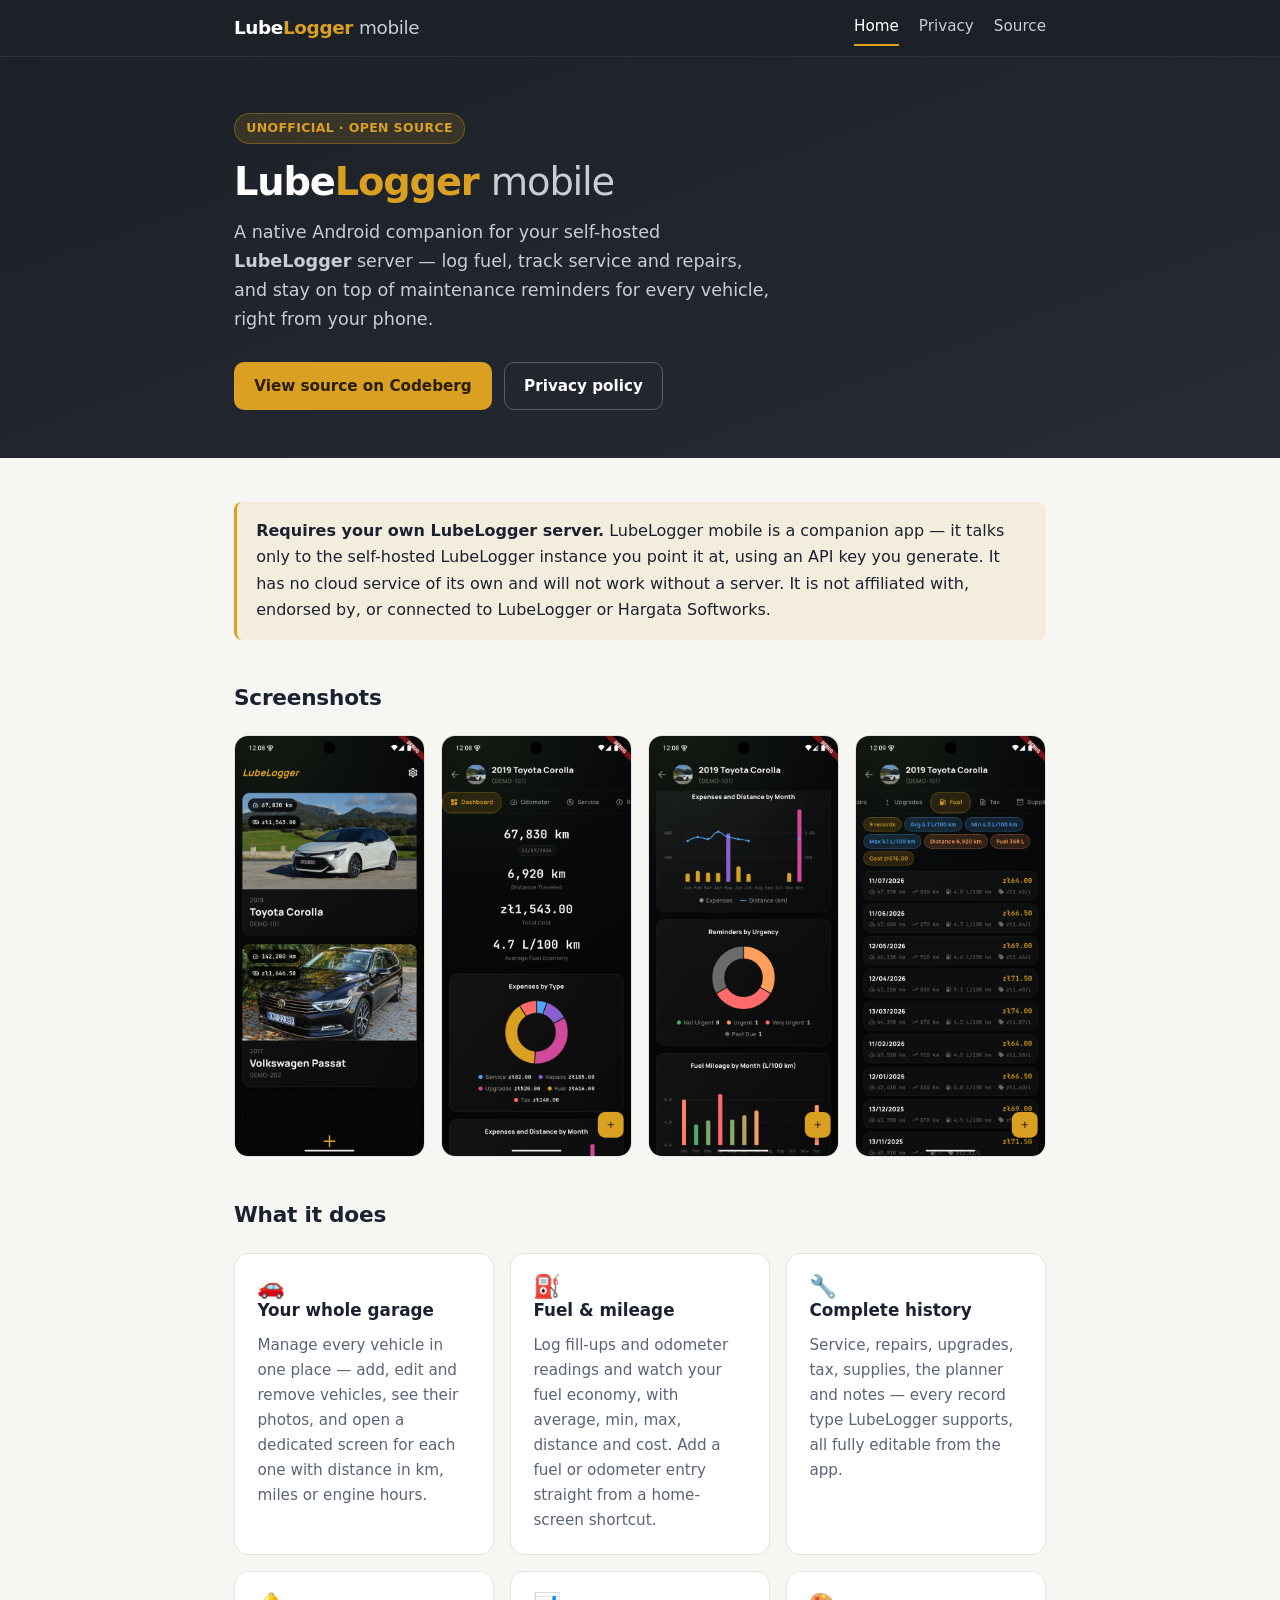
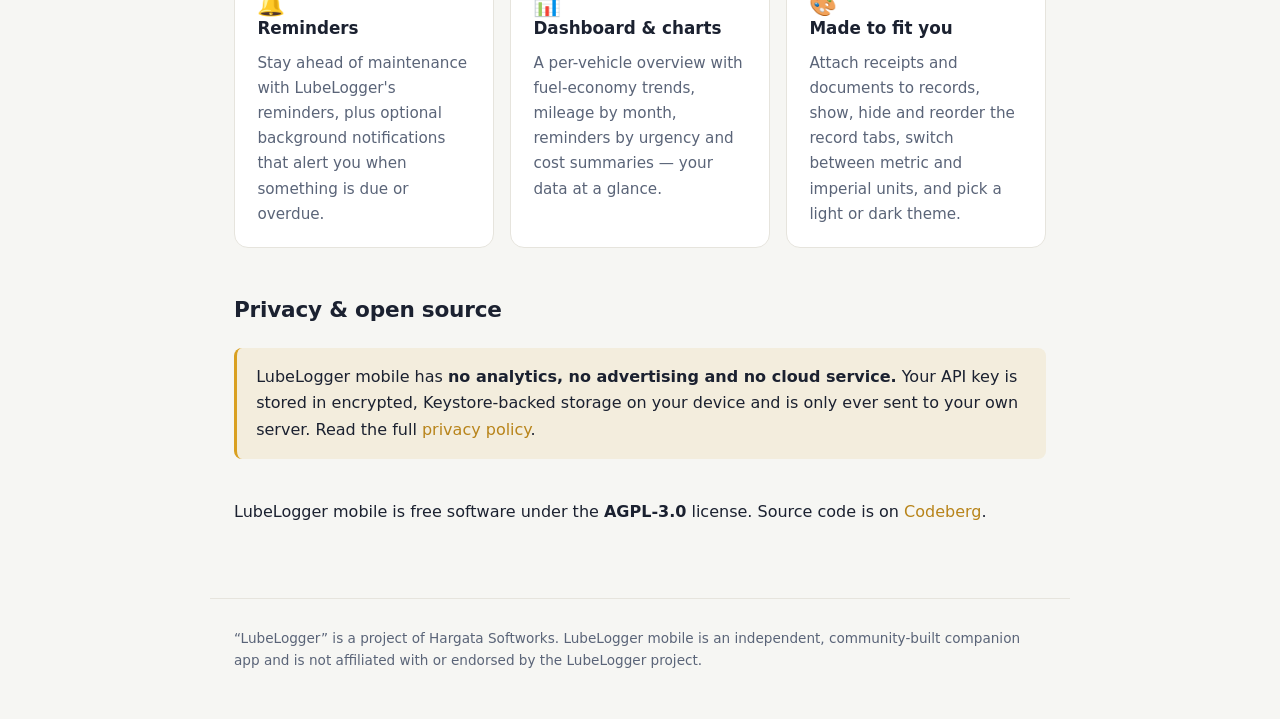
<file: index.html>
<!DOCTYPE html>
<!-- Hosted on Codeberg Pages: https://doyouhost.codeberg.page/lubelogger-mobile/ -->
<html lang="en">
<head>
  <meta charset="utf-8">
  <meta name="viewport" content="width=device-width, initial-scale=1">
  <title>LubeLogger mobile — companion for a self-hosted LubeLogger vehicle manager</title>
  <meta name="description" content="LubeLogger mobile is an unofficial, open-source Android companion for a self-hosted LubeLogger server — track fuel, service, reminders and the full maintenance history of your vehicles.">
  <link rel="stylesheet" href="style.css">
</head>
<body>
  <nav class="nav">
    <div class="container">
      <a class="brand" href="index.html">Lube<span class="accent">Logger</span> <span class="sub">mobile</span></a>
      <div class="links">
        <a href="index.html" class="active">Home</a>
        <a href="privacy.html">Privacy</a>
        <a href="https://codeberg.org/DoYouHost/lubelogger-mobile">Source</a>
      </div>
    </div>
  </nav>

  <header class="hero">
    <div class="container">
      <span class="badge">Unofficial · Open source</span>
      <h1>Lube<span class="accent">Logger</span> <span class="sub">mobile</span></h1>
      <p class="tagline">A native Android companion for your self-hosted
      <strong>LubeLogger</strong> server — log fuel, track service and repairs, and stay on top
      of maintenance reminders for every vehicle, right from your phone.</p>
      <div class="cta">
        <a class="btn btn-primary" href="https://codeberg.org/DoYouHost/lubelogger-mobile">View source on Codeberg</a>
        <a class="btn btn-ghost" href="privacy.html">Privacy policy</a>
      </div>
    </div>
  </header>

  <main>
    <div class="container">
      <div class="callout">
        <strong>Requires your own LubeLogger server.</strong> LubeLogger mobile is a companion app — it
        talks only to the self-hosted LubeLogger instance you point it at, using an API key you
        generate. It has no cloud service of its own and will not work without a server. It is not
        affiliated with, endorsed by, or connected to LubeLogger or Hargata Softworks.
      </div>

      <h2 class="section-title">Screenshots</h2>
      <div class="shots">
        <img src="screenshots/phone-01-vehicles.png" alt="Garage — all your vehicles" loading="lazy">
        <img src="screenshots/phone-02-dashboard.png" alt="Per-vehicle dashboard" loading="lazy">
        <img src="screenshots/phone-03-dashboard-charts.png" alt="Dashboard charts" loading="lazy">
        <img src="screenshots/phone-04-fuel.png" alt="Fuel records" loading="lazy">
      </div>

      <h2 class="section-title">What it does</h2>
      <div class="features">
        <div class="feature">
          <div class="ico">🚗</div>
          <h3>Your whole garage</h3>
          <p>Manage every vehicle in one place — add, edit and remove vehicles, see their photos,
          and open a dedicated screen for each one with distance in km, miles or engine hours.</p>
        </div>
        <div class="feature">
          <div class="ico">⛽</div>
          <h3>Fuel &amp; mileage</h3>
          <p>Log fill-ups and odometer readings and watch your fuel economy, with average, min, max,
          distance and cost. Add a fuel or odometer entry straight from a home-screen shortcut.</p>
        </div>
        <div class="feature">
          <div class="ico">🔧</div>
          <h3>Complete history</h3>
          <p>Service, repairs, upgrades, tax, supplies, the planner and notes — every record type
          LubeLogger supports, all fully editable from the app.</p>
        </div>
        <div class="feature">
          <div class="ico">🔔</div>
          <h3>Reminders</h3>
          <p>Stay ahead of maintenance with LubeLogger's reminders, plus optional background
          notifications that alert you when something is due or overdue.</p>
        </div>
        <div class="feature">
          <div class="ico">📊</div>
          <h3>Dashboard &amp; charts</h3>
          <p>A per-vehicle overview with fuel-economy trends, mileage by month, reminders by urgency
          and cost summaries — your data at a glance.</p>
        </div>
        <div class="feature">
          <div class="ico">🎨</div>
          <h3>Made to fit you</h3>
          <p>Attach receipts and documents to records, show, hide and reorder the record tabs,
          switch between metric and imperial units, and pick a light or dark theme.</p>
        </div>
      </div>

      <h2 class="section-title">Privacy &amp; open source</h2>
      <div class="callout">
        LubeLogger mobile has <strong>no analytics, no advertising and no cloud service.</strong> Your
        API key is stored in encrypted, Keystore-backed storage on your device and is only ever sent
        to your own server. Read the full <a href="privacy.html">privacy policy</a>.
      </div>
      <p>LubeLogger mobile is free software under the <strong>AGPL-3.0</strong> license. Source code is
      on <a href="https://codeberg.org/DoYouHost/lubelogger-mobile">Codeberg</a>.</p>
    </div>
  </main>

  <footer>
    <div class="container">
      &ldquo;LubeLogger&rdquo; is a project of Hargata Softworks. LubeLogger mobile is an independent,
      community-built companion app and is not affiliated with or endorsed by the LubeLogger project.
    </div>
  </footer>
</body>
</html>
</file>
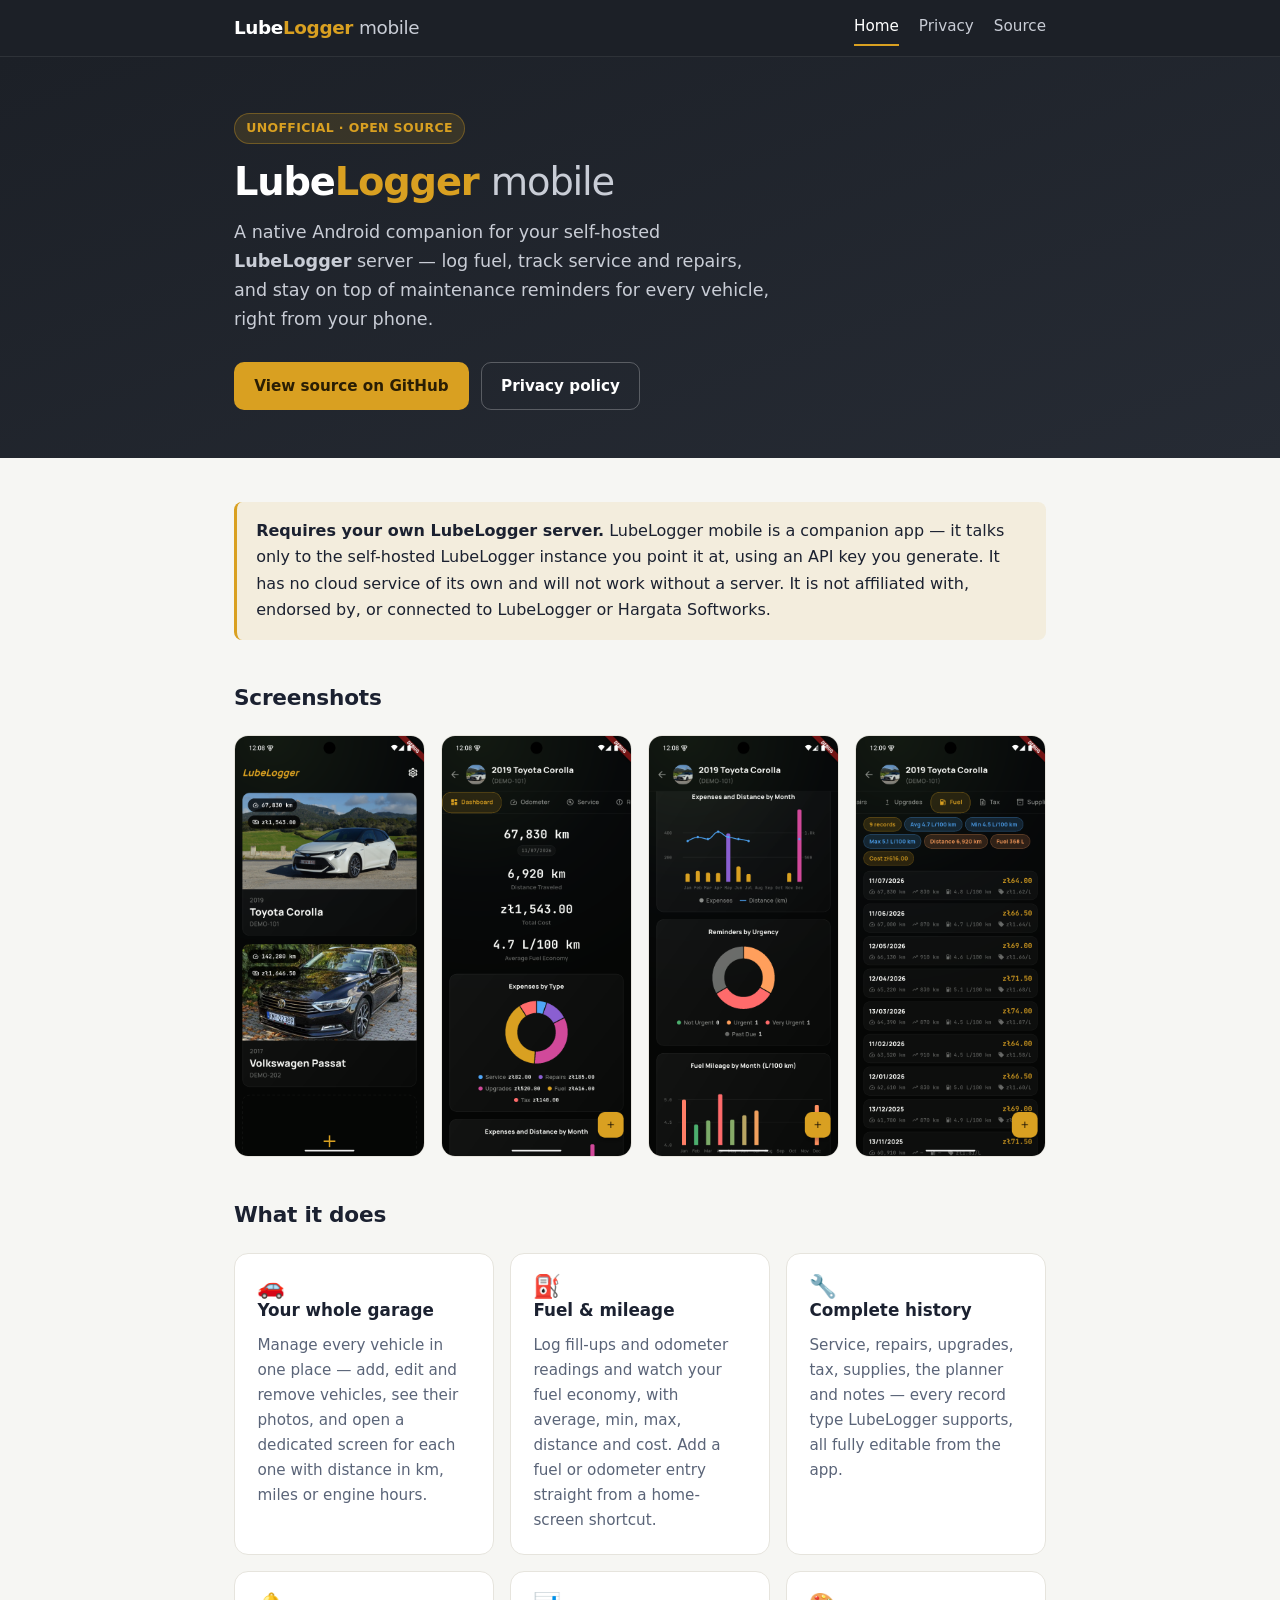
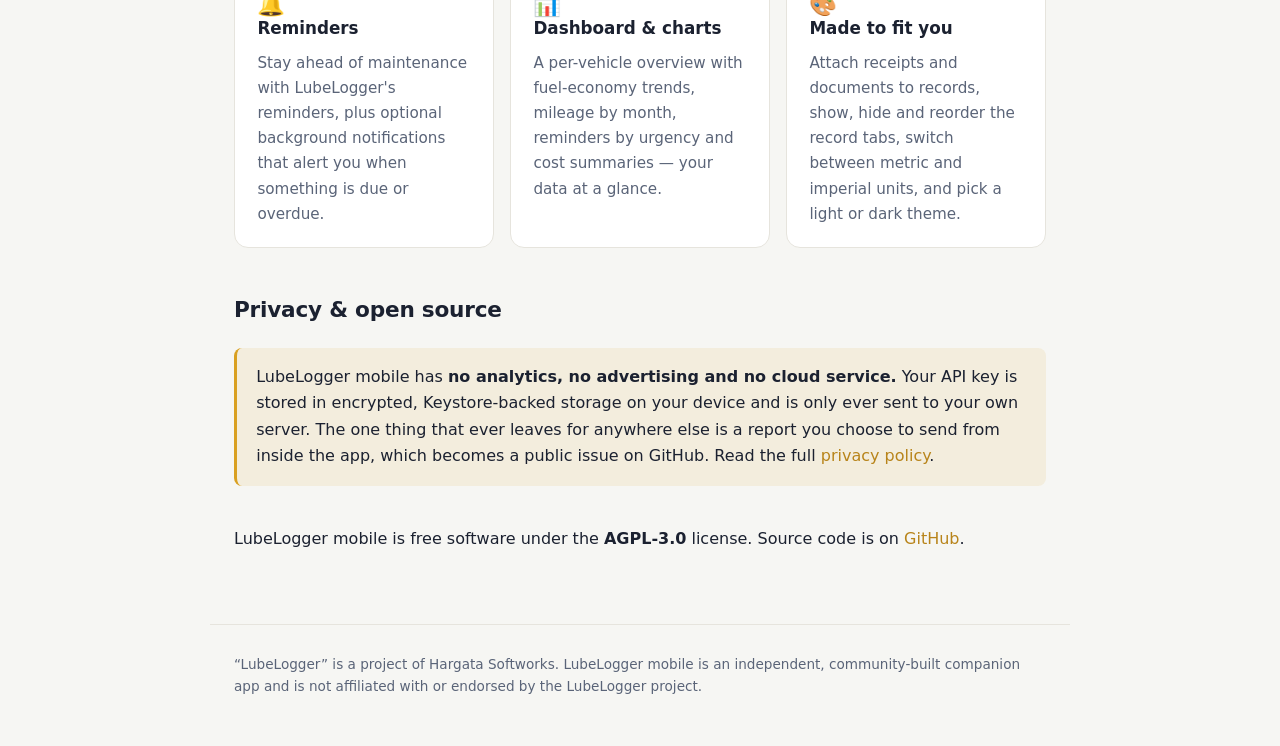
<file: site/index.html>
<!DOCTYPE html>
<!-- Deployed from site/ by .github/workflows/pages.yml: https://doyouhost.github.io/lubelogger-mobile/ -->
<html lang="en">
<head>
  <meta charset="utf-8">
  <meta name="viewport" content="width=device-width, initial-scale=1">
  <title>LubeLogger mobile — companion for a self-hosted LubeLogger vehicle manager</title>
  <meta name="description" content="LubeLogger mobile is an unofficial, open-source Android companion for a self-hosted LubeLogger server — track fuel, service, reminders and the full maintenance history of your vehicles.">
  <link rel="stylesheet" href="style.css">
</head>
<body>
  <nav class="nav">
    <div class="container">
      <a class="brand" href="index.html">Lube<span class="accent">Logger</span> <span class="sub">mobile</span></a>
      <div class="links">
        <a href="index.html" class="active">Home</a>
        <a href="privacy.html">Privacy</a>
        <a href="https://github.com/DoYouHost/lubelogger-mobile">Source</a>
      </div>
    </div>
  </nav>

  <header class="hero">
    <div class="container">
      <span class="badge">Unofficial · Open source</span>
      <h1>Lube<span class="accent">Logger</span> <span class="sub">mobile</span></h1>
      <p class="tagline">A native Android companion for your self-hosted
      <strong>LubeLogger</strong> server — log fuel, track service and repairs, and stay on top
      of maintenance reminders for every vehicle, right from your phone.</p>
      <div class="cta">
        <a class="btn btn-primary" href="https://github.com/DoYouHost/lubelogger-mobile">View source on GitHub</a>
        <a class="btn btn-ghost" href="privacy.html">Privacy policy</a>
      </div>
    </div>
  </header>

  <main>
    <div class="container">
      <div class="callout">
        <strong>Requires your own LubeLogger server.</strong> LubeLogger mobile is a companion app — it
        talks only to the self-hosted LubeLogger instance you point it at, using an API key you
        generate. It has no cloud service of its own and will not work without a server. It is not
        affiliated with, endorsed by, or connected to LubeLogger or Hargata Softworks.
      </div>

      <h2 class="section-title">Screenshots</h2>
      <div class="shots">
        <img src="screenshots/phone-01-vehicles.png" alt="Garage — all your vehicles" loading="lazy">
        <img src="screenshots/phone-02-dashboard.png" alt="Per-vehicle dashboard" loading="lazy">
        <img src="screenshots/phone-03-dashboard-charts.png" alt="Dashboard charts" loading="lazy">
        <img src="screenshots/phone-04-fuel.png" alt="Fuel records" loading="lazy">
      </div>

      <h2 class="section-title">What it does</h2>
      <div class="features">
        <div class="feature">
          <div class="ico">🚗</div>
          <h3>Your whole garage</h3>
          <p>Manage every vehicle in one place — add, edit and remove vehicles, see their photos,
          and open a dedicated screen for each one with distance in km, miles or engine hours.</p>
        </div>
        <div class="feature">
          <div class="ico">⛽</div>
          <h3>Fuel &amp; mileage</h3>
          <p>Log fill-ups and odometer readings and watch your fuel economy, with average, min, max,
          distance and cost. Add a fuel or odometer entry straight from a home-screen shortcut.</p>
        </div>
        <div class="feature">
          <div class="ico">🔧</div>
          <h3>Complete history</h3>
          <p>Service, repairs, upgrades, tax, supplies, the planner and notes — every record type
          LubeLogger supports, all fully editable from the app.</p>
        </div>
        <div class="feature">
          <div class="ico">🔔</div>
          <h3>Reminders</h3>
          <p>Stay ahead of maintenance with LubeLogger's reminders, plus optional background
          notifications that alert you when something is due or overdue.</p>
        </div>
        <div class="feature">
          <div class="ico">📊</div>
          <h3>Dashboard &amp; charts</h3>
          <p>A per-vehicle overview with fuel-economy trends, mileage by month, reminders by urgency
          and cost summaries — your data at a glance.</p>
        </div>
        <div class="feature">
          <div class="ico">🎨</div>
          <h3>Made to fit you</h3>
          <p>Attach receipts and documents to records, show, hide and reorder the record tabs,
          switch between metric and imperial units, and pick a light or dark theme.</p>
        </div>
      </div>

      <h2 class="section-title">Privacy &amp; open source</h2>
      <div class="callout">
        LubeLogger mobile has <strong>no analytics, no advertising and no cloud service.</strong> Your
        API key is stored in encrypted, Keystore-backed storage on your device and is only ever sent
        to your own server. The one thing that ever leaves for anywhere else is a report you choose
        to send from inside the app, which becomes a public issue on GitHub. Read the full
        <a href="privacy.html">privacy policy</a>.
      </div>
      <p>LubeLogger mobile is free software under the <strong>AGPL-3.0</strong> license. Source code is
      on <a href="https://github.com/DoYouHost/lubelogger-mobile">GitHub</a>.</p>
    </div>
  </main>

  <footer>
    <div class="container">
      &ldquo;LubeLogger&rdquo; is a project of Hargata Softworks. LubeLogger mobile is an independent,
      community-built companion app and is not affiliated with or endorsed by the LubeLogger project.
    </div>
  </footer>
</body>
</html>
</file>
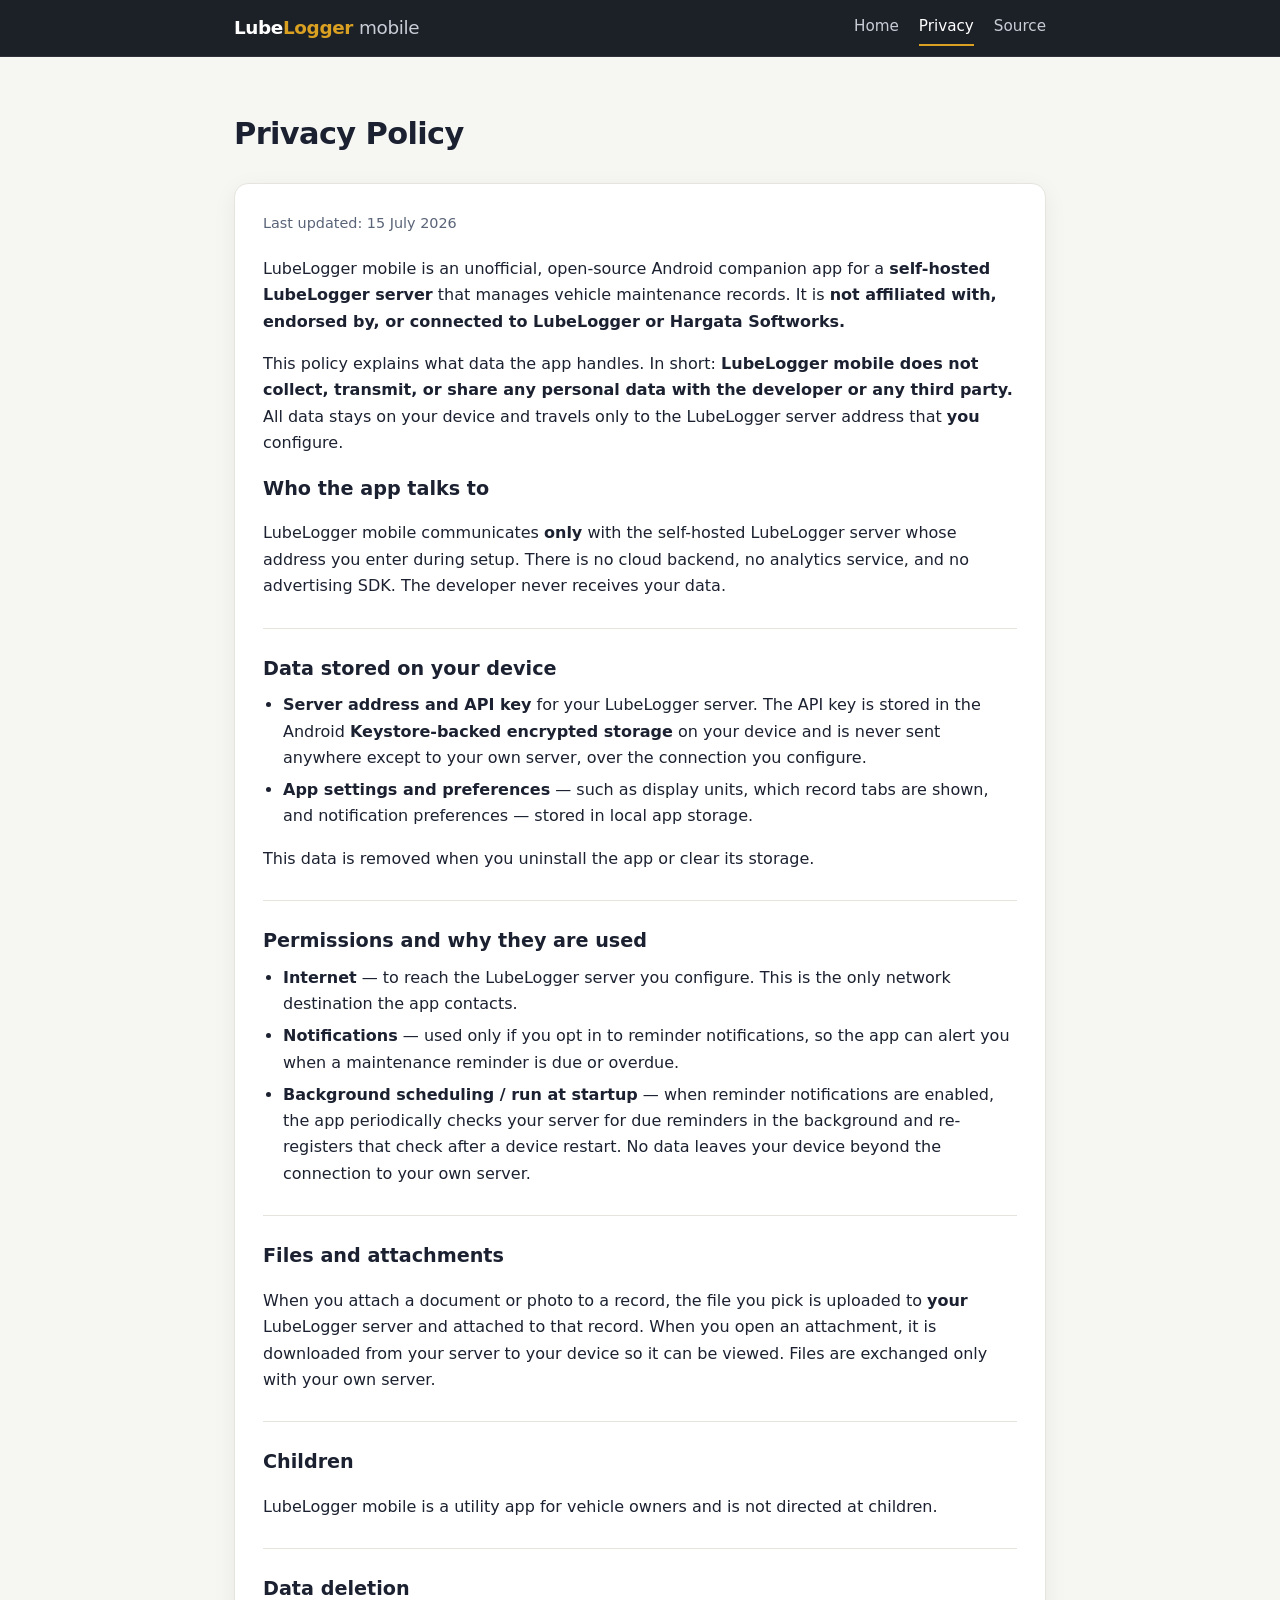
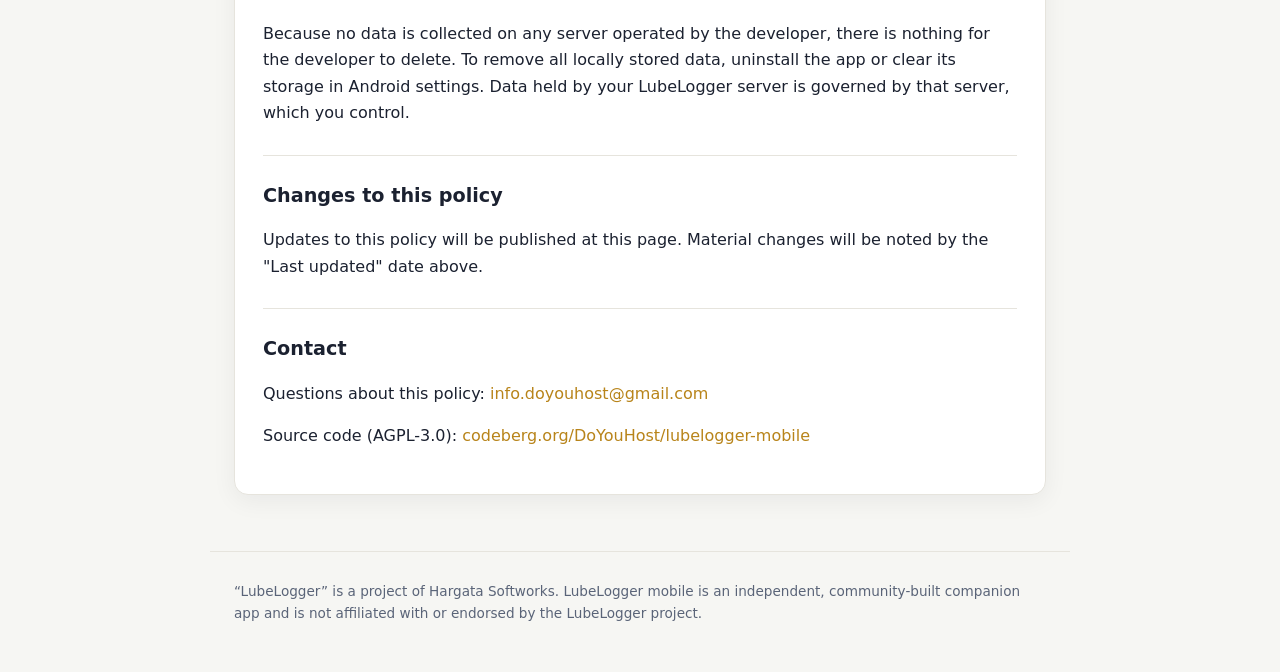
<file: privacy.html>
<!DOCTYPE html>
<html lang="en">
<head>
  <meta charset="utf-8">
  <meta name="viewport" content="width=device-width, initial-scale=1">
  <title>LubeLogger mobile — Privacy Policy</title>
  <meta name="description" content="Privacy policy for LubeLogger mobile, an unofficial open-source companion app for a self-hosted LubeLogger vehicle maintenance manager.">
  <link rel="stylesheet" href="style.css">
</head>
<body>
  <nav class="nav">
    <div class="container">
      <a class="brand" href="index.html">Lube<span class="accent">Logger</span> <span class="sub">mobile</span></a>
      <div class="links">
        <a href="index.html">Home</a>
        <a href="privacy.html" class="active">Privacy</a>
        <a href="https://codeberg.org/DoYouHost/lubelogger-mobile">Source</a>
      </div>
    </div>
  </nav>

  <main>
    <div class="container">
      <h1 class="page-title">Privacy Policy</h1>
      <div class="card">
        <p class="updated">Last updated: 15 July 2026</p>

        <p>LubeLogger mobile is an unofficial, open-source Android companion app for a
        <strong>self-hosted LubeLogger server</strong> that manages vehicle maintenance records.
        It is <strong>not affiliated with, endorsed by, or connected to LubeLogger or Hargata
        Softworks.</strong></p>

        <p>This policy explains what data the app handles. In short: <strong>LubeLogger mobile does not
        collect, transmit, or share any personal data with the developer or any third party.</strong>
        All data stays on your device and travels only to the LubeLogger server address that
        <strong>you</strong> configure.</p>

        <h2>Who the app talks to</h2>
        <p>LubeLogger mobile communicates <strong>only</strong> with the self-hosted LubeLogger server
        whose address you enter during setup. There is no cloud backend, no analytics service, and no
        advertising SDK. The developer never receives your data.</p>

        <h2>Data stored on your device</h2>
        <ul>
          <li><strong>Server address and API key</strong> for your LubeLogger server. The API key is
          stored in the Android <strong>Keystore-backed encrypted storage</strong> on your device and
          is never sent anywhere except to your own server, over the connection you configure.</li>
          <li><strong>App settings and preferences</strong> — such as display units, which record
          tabs are shown, and notification preferences — stored in local app storage.</li>
        </ul>
        <p>This data is removed when you uninstall the app or clear its storage.</p>

        <h2>Permissions and why they are used</h2>
        <ul>
          <li><strong>Internet</strong> — to reach the LubeLogger server you configure. This is the
          only network destination the app contacts.</li>
          <li><strong>Notifications</strong> — used only if you opt in to reminder notifications, so
          the app can alert you when a maintenance reminder is due or overdue.</li>
          <li><strong>Background scheduling / run at startup</strong> — when reminder notifications are
          enabled, the app periodically checks your server for due reminders in the background and
          re-registers that check after a device restart. No data leaves your device beyond the
          connection to your own server.</li>
        </ul>

        <h2>Files and attachments</h2>
        <p>When you attach a document or photo to a record, the file you pick is uploaded to
        <strong>your</strong> LubeLogger server and attached to that record. When you open an
        attachment, it is downloaded from your server to your device so it can be viewed. Files are
        exchanged only with your own server.</p>

        <h2>Children</h2>
        <p>LubeLogger mobile is a utility app for vehicle owners and is not directed at children.</p>

        <h2>Data deletion</h2>
        <p>Because no data is collected on any server operated by the developer, there is nothing for
        the developer to delete. To remove all locally stored data, uninstall the app or clear its
        storage in Android settings. Data held by your LubeLogger server is governed by that server,
        which you control.</p>

        <h2>Changes to this policy</h2>
        <p>Updates to this policy will be published at this page. Material changes will be noted by
        the "Last updated" date above.</p>

        <h2>Contact</h2>
        <p>Questions about this policy: <a href="mailto:info.doyouhost@gmail.com">info.doyouhost@gmail.com</a></p>
        <p>Source code (AGPL-3.0):
        <a href="https://codeberg.org/DoYouHost/lubelogger-mobile">codeberg.org/DoYouHost/lubelogger-mobile</a></p>
      </div>
    </div>
  </main>

  <footer>
    <div class="container">
      &ldquo;LubeLogger&rdquo; is a project of Hargata Softworks. LubeLogger mobile is an independent,
      community-built companion app and is not affiliated with or endorsed by the LubeLogger project.
    </div>
  </footer>
</body>
</html>
</file>
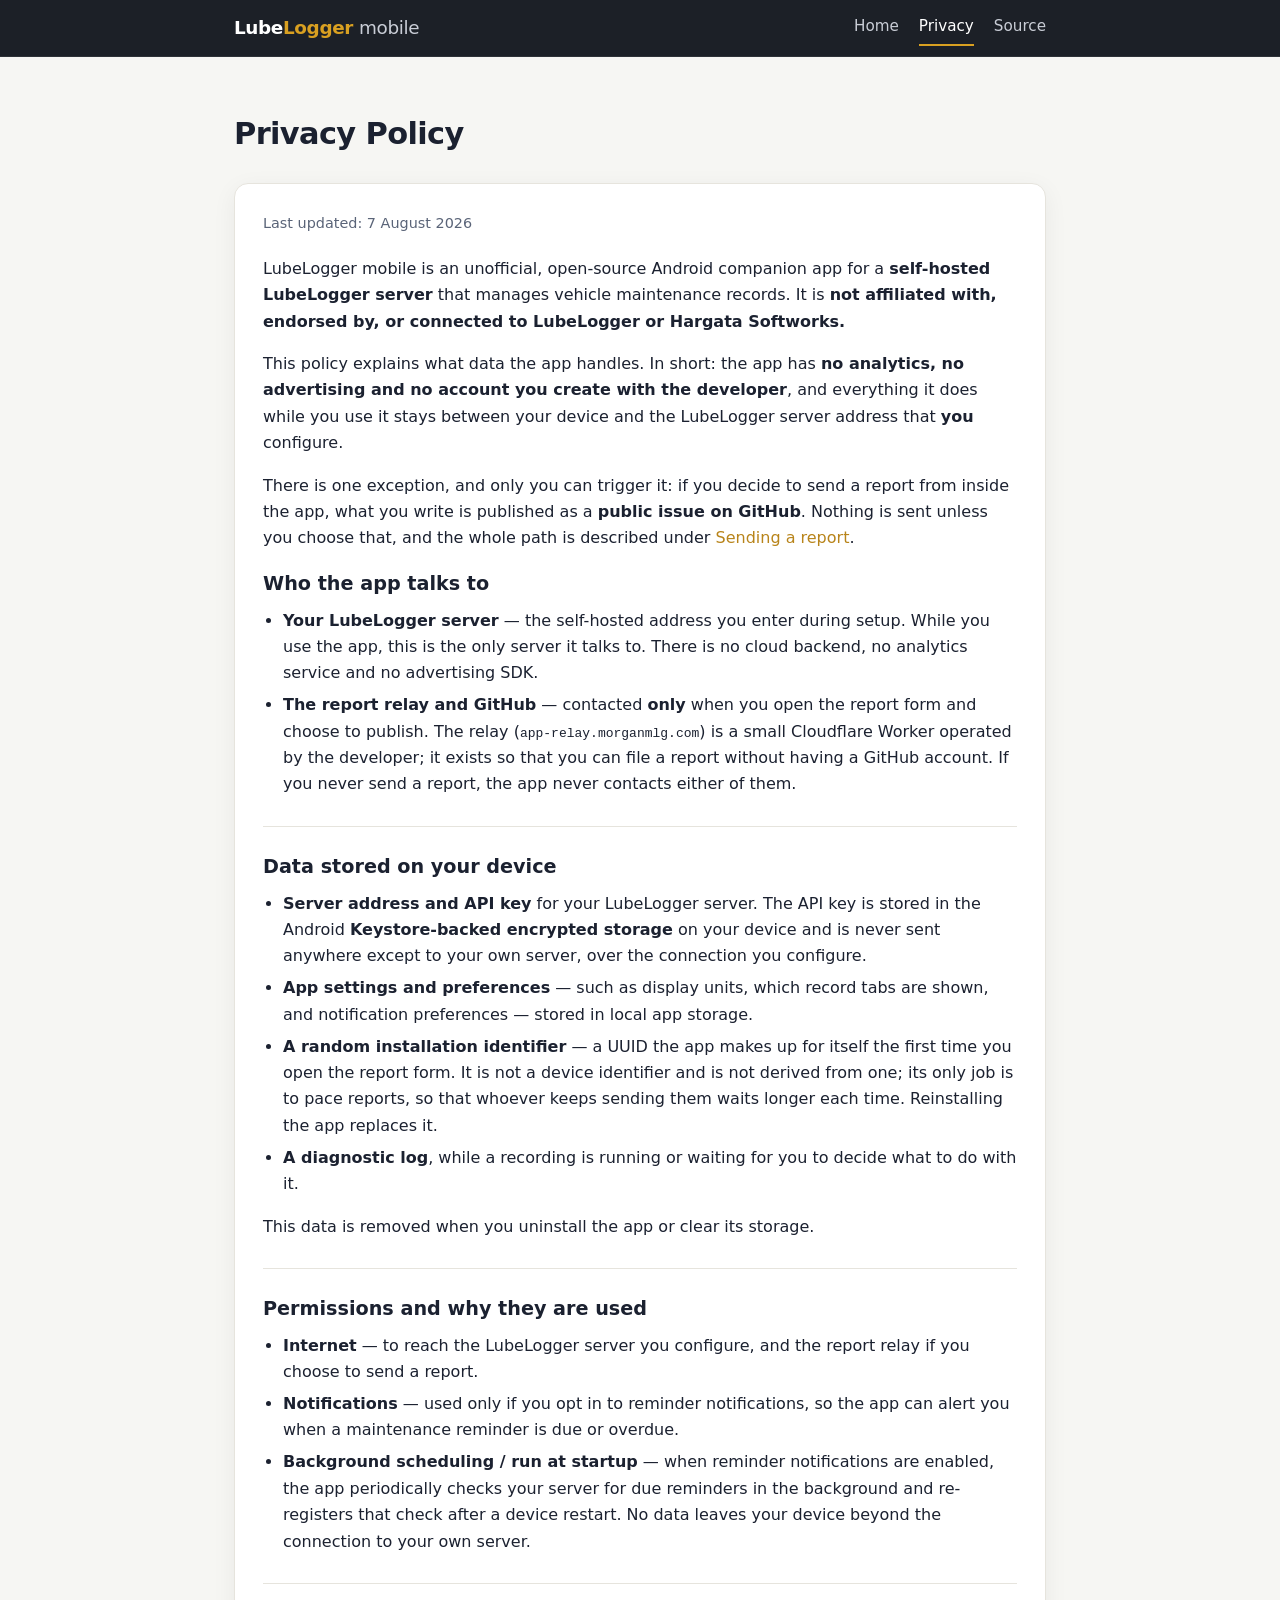
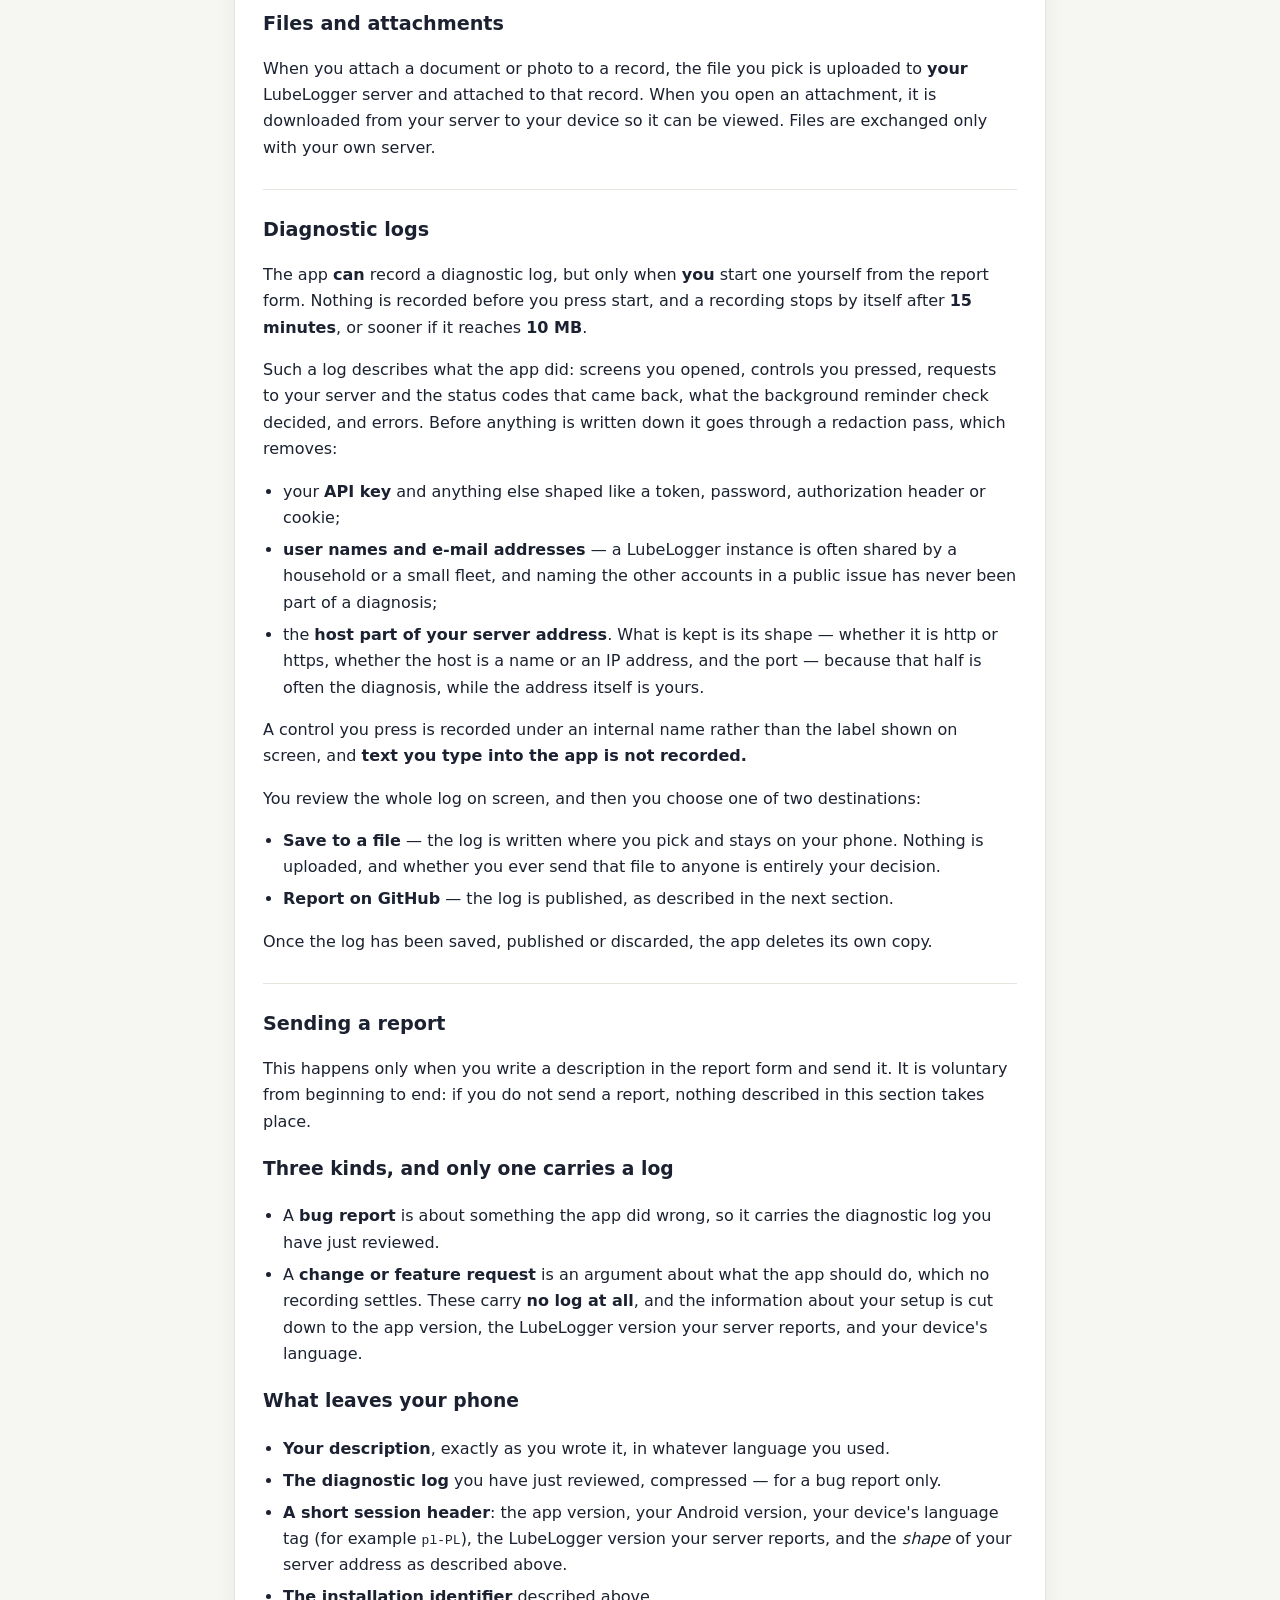
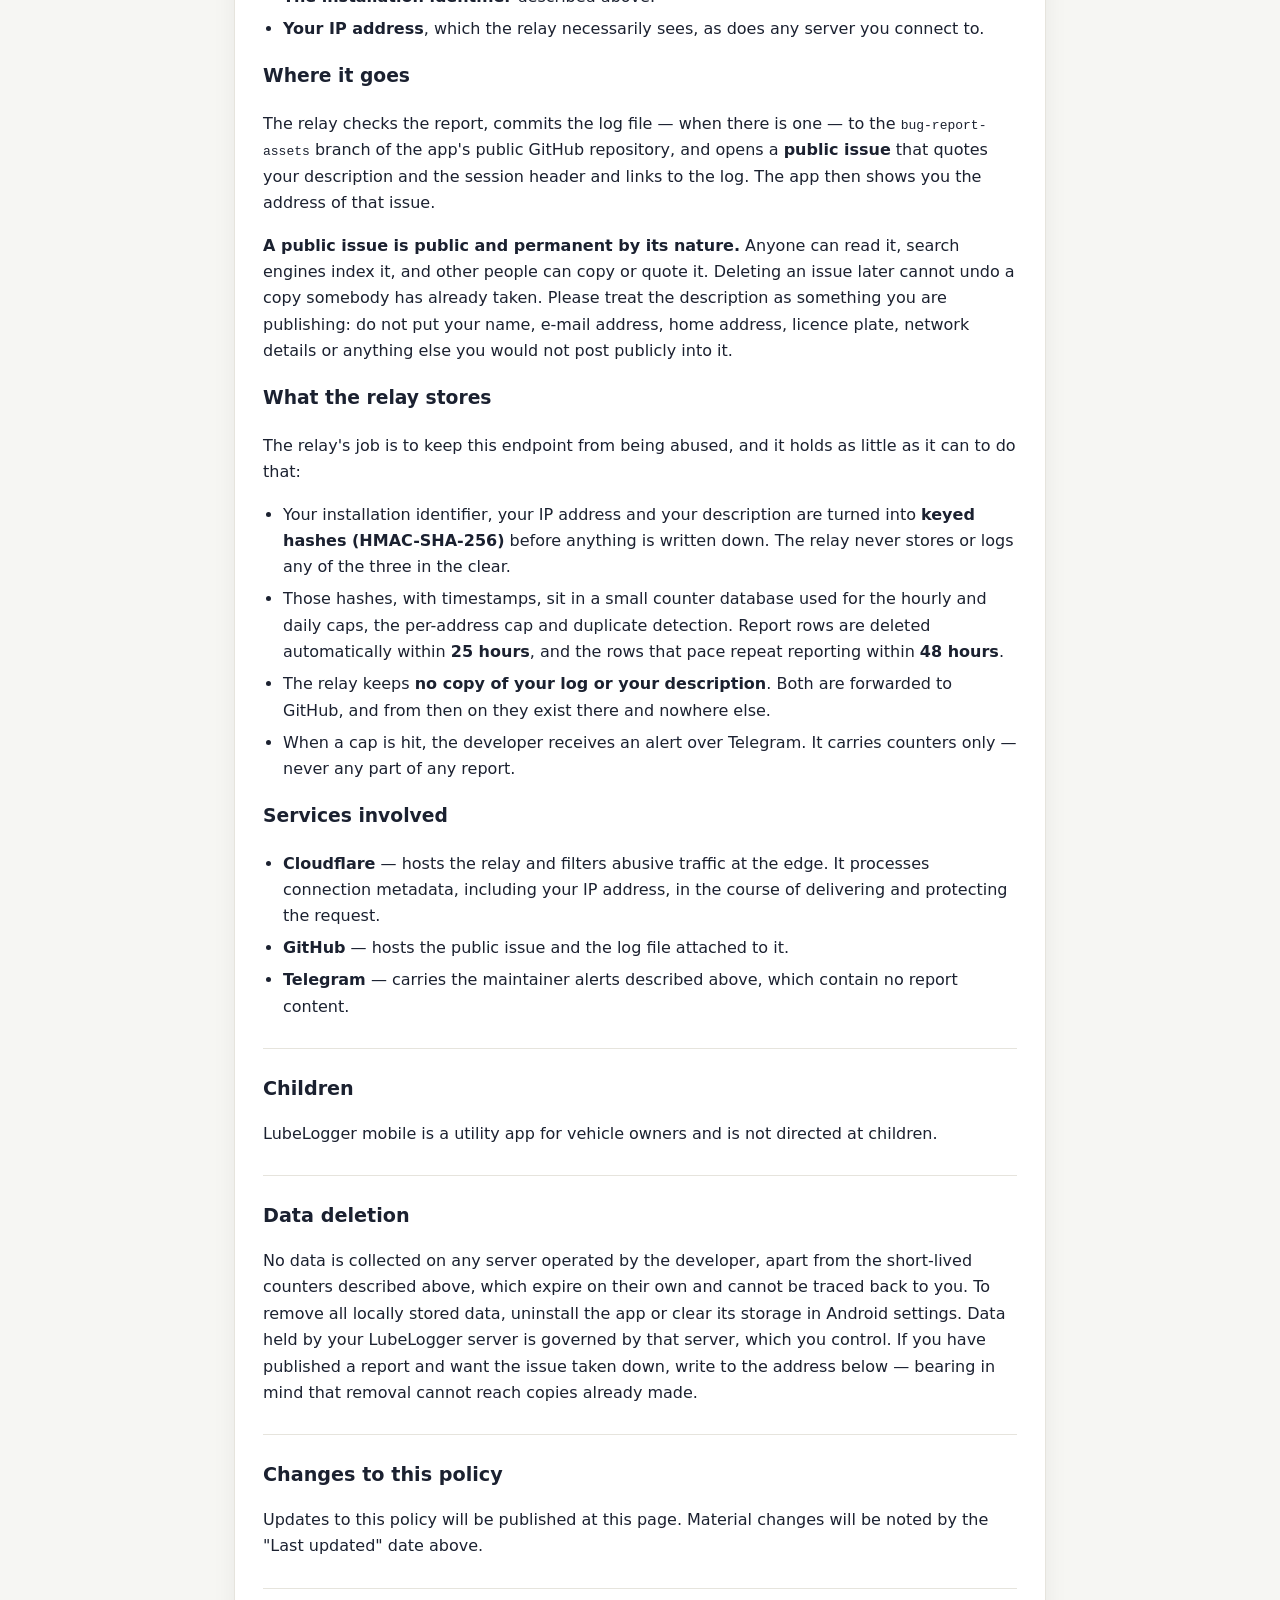
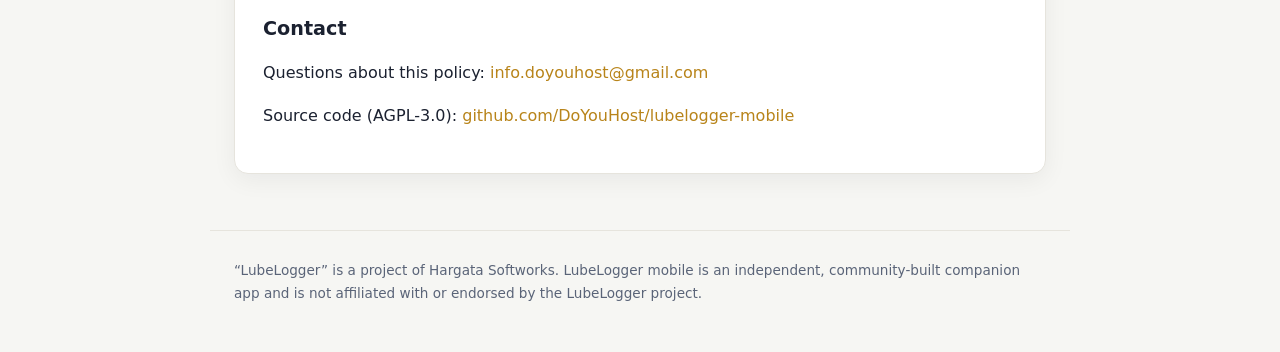
<file: site/privacy.html>
<!DOCTYPE html>
<html lang="en">
<head>
  <meta charset="utf-8">
  <meta name="viewport" content="width=device-width, initial-scale=1">
  <title>LubeLogger mobile — Privacy Policy</title>
  <meta name="description" content="Privacy policy for LubeLogger mobile, an unofficial open-source companion app for a self-hosted LubeLogger vehicle maintenance manager.">
  <link rel="stylesheet" href="style.css">
</head>
<body>
  <nav class="nav">
    <div class="container">
      <a class="brand" href="index.html">Lube<span class="accent">Logger</span> <span class="sub">mobile</span></a>
      <div class="links">
        <a href="index.html">Home</a>
        <a href="privacy.html" class="active">Privacy</a>
        <a href="https://github.com/DoYouHost/lubelogger-mobile">Source</a>
      </div>
    </div>
  </nav>

  <main>
    <div class="container">
      <h1 class="page-title">Privacy Policy</h1>
      <div class="card">
        <p class="updated">Last updated: 7 August 2026</p>

        <p>LubeLogger mobile is an unofficial, open-source Android companion app for a
        <strong>self-hosted LubeLogger server</strong> that manages vehicle maintenance records.
        It is <strong>not affiliated with, endorsed by, or connected to LubeLogger or Hargata
        Softworks.</strong></p>

        <p>This policy explains what data the app handles. In short: the app has
        <strong>no analytics, no advertising and no account you create with the developer</strong>,
        and everything it does while you use it stays between your device and the LubeLogger server
        address that <strong>you</strong> configure.</p>

        <p>There is one exception, and only you can trigger it: if you decide to send a report from
        inside the app, what you write is published as a <strong>public issue on GitHub</strong>.
        Nothing is sent unless you choose that, and the whole path is described under
        <a href="#sending-a-report">Sending a report</a>.</p>

        <h2>Who the app talks to</h2>
        <ul>
          <li><strong>Your LubeLogger server</strong> — the self-hosted address you enter during
          setup. While you use the app, this is the only server it talks to. There is no cloud
          backend, no analytics service and no advertising SDK.</li>
          <li><strong>The report relay and GitHub</strong> — contacted <strong>only</strong> when
          you open the report form and choose to publish. The relay
          (<code>app-relay.morganmlg.com</code>) is a small Cloudflare Worker operated by the
          developer; it exists so that you can file a report without having a GitHub account. If you
          never send a report, the app never contacts either of them.</li>
        </ul>

        <h2>Data stored on your device</h2>
        <ul>
          <li><strong>Server address and API key</strong> for your LubeLogger server. The API key is
          stored in the Android <strong>Keystore-backed encrypted storage</strong> on your device and
          is never sent anywhere except to your own server, over the connection you configure.</li>
          <li><strong>App settings and preferences</strong> — such as display units, which record
          tabs are shown, and notification preferences — stored in local app storage.</li>
          <li><strong>A random installation identifier</strong> — a UUID the app makes up for itself
          the first time you open the report form. It is not a device identifier and is not derived
          from one; its only job is to pace reports, so that whoever keeps sending them waits longer
          each time. Reinstalling the app replaces it.</li>
          <li><strong>A diagnostic log</strong>, while a recording is running or waiting for you to
          decide what to do with it.</li>
        </ul>
        <p>This data is removed when you uninstall the app or clear its storage.</p>

        <h2>Permissions and why they are used</h2>
        <ul>
          <li><strong>Internet</strong> — to reach the LubeLogger server you configure, and the
          report relay if you choose to send a report.</li>
          <li><strong>Notifications</strong> — used only if you opt in to reminder notifications, so
          the app can alert you when a maintenance reminder is due or overdue.</li>
          <li><strong>Background scheduling / run at startup</strong> — when reminder notifications are
          enabled, the app periodically checks your server for due reminders in the background and
          re-registers that check after a device restart. No data leaves your device beyond the
          connection to your own server.</li>
        </ul>

        <h2>Files and attachments</h2>
        <p>When you attach a document or photo to a record, the file you pick is uploaded to
        <strong>your</strong> LubeLogger server and attached to that record. When you open an
        attachment, it is downloaded from your server to your device so it can be viewed. Files are
        exchanged only with your own server.</p>

        <h2>Diagnostic logs</h2>
        <p>The app <strong>can</strong> record a diagnostic log, but only when <strong>you</strong>
        start one yourself from the report form. Nothing is recorded before you press start, and a
        recording stops by itself after <strong>15 minutes</strong>, or sooner if it reaches
        <strong>10 MB</strong>.</p>
        <p>Such a log describes what the app did: screens you opened, controls you pressed, requests
        to your server and the status codes that came back, what the background reminder check
        decided, and errors. Before anything is written down it goes through a redaction pass, which
        removes:</p>
        <ul>
          <li>your <strong>API key</strong> and anything else shaped like a token, password,
          authorization header or cookie;</li>
          <li><strong>user names and e-mail addresses</strong> — a LubeLogger instance is often
          shared by a household or a small fleet, and naming the other accounts in a public issue
          has never been part of a diagnosis;</li>
          <li>the <strong>host part of your server address</strong>. What is kept is its shape —
          whether it is http or https, whether the host is a name or an IP address, and the port —
          because that half is often the diagnosis, while the address itself is yours.</li>
        </ul>
        <p>A control you press is recorded under an internal name rather than the label shown on
        screen, and <strong>text you type into the app is not recorded.</strong></p>
        <p>You review the whole log on screen, and then you choose one of two destinations:</p>
        <ul>
          <li><strong>Save to a file</strong> — the log is written where you pick and stays on your
          phone. Nothing is uploaded, and whether you ever send that file to anyone is entirely your
          decision.</li>
          <li><strong>Report on GitHub</strong> — the log is published, as described in the next
          section.</li>
        </ul>
        <p>Once the log has been saved, published or discarded, the app deletes its own copy.</p>

        <h2 id="sending-a-report">Sending a report</h2>
        <p>This happens only when you write a description in the report form and send it. It is
        voluntary from beginning to end: if you do not send a report, nothing described in this
        section takes place.</p>

        <h3>Three kinds, and only one carries a log</h3>
        <ul>
          <li>A <strong>bug report</strong> is about something the app did wrong, so it carries the
          diagnostic log you have just reviewed.</li>
          <li>A <strong>change or feature request</strong> is an argument about what the app should
          do, which no recording settles. These carry <strong>no log at all</strong>, and the
          information about your setup is cut down to the app version, the LubeLogger version your
          server reports, and your device's language.</li>
        </ul>

        <h3>What leaves your phone</h3>
        <ul>
          <li><strong>Your description</strong>, exactly as you wrote it, in whatever language you
          used.</li>
          <li><strong>The diagnostic log</strong> you have just reviewed, compressed — for a bug
          report only.</li>
          <li><strong>A short session header</strong>: the app version, your Android version, your
          device's language tag (for example <code>pl-PL</code>), the LubeLogger version your server
          reports, and the <em>shape</em> of your server address as described above.</li>
          <li><strong>The installation identifier</strong> described above.</li>
          <li><strong>Your IP address</strong>, which the relay necessarily sees, as does any server
          you connect to.</li>
        </ul>

        <h3>Where it goes</h3>
        <p>The relay checks the report, commits the log file — when there is one — to the
        <code>bug-report-assets</code> branch of the app's public GitHub repository, and opens a
        <strong>public issue</strong> that quotes your description and the session header and links
        to the log. The app then shows you the address of that issue.</p>
        <p><strong>A public issue is public and permanent by its nature.</strong> Anyone can read it,
        search engines index it, and other people can copy or quote it. Deleting an issue later
        cannot undo a copy somebody has already taken. Please treat the description as something you
        are publishing: do not put your name, e-mail address, home address, licence plate, network
        details or anything else you would not post publicly into it.</p>

        <h3>What the relay stores</h3>
        <p>The relay's job is to keep this endpoint from being abused, and it holds as little as it
        can to do that:</p>
        <ul>
          <li>Your installation identifier, your IP address and your description are turned into
          <strong>keyed hashes (HMAC-SHA-256)</strong> before anything is written down. The relay
          never stores or logs any of the three in the clear.</li>
          <li>Those hashes, with timestamps, sit in a small counter database used for the hourly and
          daily caps, the per-address cap and duplicate detection. Report rows are deleted
          automatically within <strong>25 hours</strong>, and the rows that pace repeat reporting
          within <strong>48 hours</strong>.</li>
          <li>The relay keeps <strong>no copy of your log or your description</strong>. Both are
          forwarded to GitHub, and from then on they exist there and nowhere else.</li>
          <li>When a cap is hit, the developer receives an alert over Telegram. It carries counters
          only — never any part of any report.</li>
        </ul>

        <h3>Services involved</h3>
        <ul>
          <li><strong>Cloudflare</strong> — hosts the relay and filters abusive traffic at the edge.
          It processes connection metadata, including your IP address, in the course of delivering
          and protecting the request.</li>
          <li><strong>GitHub</strong> — hosts the public issue and the log file attached to it.</li>
          <li><strong>Telegram</strong> — carries the maintainer alerts described above, which
          contain no report content.</li>
        </ul>

        <h2>Children</h2>
        <p>LubeLogger mobile is a utility app for vehicle owners and is not directed at children.</p>

        <h2 id="data-deletion">Data deletion</h2>
        <p>No data is collected on any server operated by the developer, apart from the short-lived
        counters described above, which expire on their own and cannot be traced back to you. To
        remove all locally stored data, uninstall the app or clear its storage in Android settings.
        Data held by your LubeLogger server is governed by that server, which you control. If you
        have published a report and want the issue taken down, write to the address below — bearing
        in mind that removal cannot reach copies already made.</p>

        <h2>Changes to this policy</h2>
        <p>Updates to this policy will be published at this page. Material changes will be noted by
        the "Last updated" date above.</p>

        <h2>Contact</h2>
        <p>Questions about this policy: <a href="mailto:info.doyouhost@gmail.com">info.doyouhost@gmail.com</a></p>
        <p>Source code (AGPL-3.0):
        <a href="https://github.com/DoYouHost/lubelogger-mobile">github.com/DoYouHost/lubelogger-mobile</a></p>
      </div>
    </div>
  </main>

  <footer>
    <div class="container">
      &ldquo;LubeLogger&rdquo; is a project of Hargata Softworks. LubeLogger mobile is an independent,
      community-built companion app and is not affiliated with or endorsed by the LubeLogger project.
    </div>
  </footer>
</body>
</html>
</file>
<file: style.css>
:root {
  --ink: #1c2027;
  --ink-2: #262b34;
  --accent: #d9a021;
  --accent-dark: #b8841a;
  --accent-ink: #2a1e04;
  --text: #1b2130;
  --muted: #5a6478;
  --bg: #f6f6f3;
  --card: #ffffff;
  --border: #e6e4dd;
  --gutter: 1.5rem;
  --card-pad: 1.75rem;
  --max: 860px;
}
@media (prefers-color-scheme: dark) {
  :root {
    --text: #ece9e1;
    --muted: #a8a294;
    --bg: #0f1114;
    --card: #1a1e24;
    --border: #2c313a;
  }
}

* { box-sizing: border-box; }
html { scroll-behavior: smooth; }
body {
  margin: 0;
  font-family: system-ui, -apple-system, "Segoe UI", Roboto, sans-serif;
  line-height: 1.65;
  color: var(--text);
  background: var(--bg);
  -webkit-font-smoothing: antialiased;
}

.container { max-width: var(--max); margin: 0 auto; padding: 0 var(--gutter); }

/* --- Top navigation --- */
.nav {
  position: sticky;
  top: 0;
  z-index: 10;
  background: var(--ink);
  color: #fff;
  border-bottom: 1px solid rgba(255, 255, 255, 0.08);
}
.nav .container {
  display: flex;
  align-items: center;
  justify-content: space-between;
  height: 56px;
}
.nav .brand {
  font-weight: 700;
  font-size: 1.15rem;
  letter-spacing: -0.02em;
  color: #fff;
  text-decoration: none;
}
.nav .brand .accent { color: var(--accent); }
.nav .brand .sub { color: #c9cdd6; font-weight: 400; }
.nav .links { display: flex; gap: 1.25rem; }
.nav .links a {
  color: #c9cdd6;
  text-decoration: none;
  font-size: 0.95rem;
  padding: 0.25rem 0;
  border-bottom: 2px solid transparent;
}
.nav .links a:hover { color: #fff; }
.nav .links a.active { color: #fff; border-bottom-color: var(--accent); }

/* --- Hero --- */
.hero {
  background: linear-gradient(160deg, var(--ink) 0%, var(--ink-2) 100%);
  color: #fff;
  padding: 3.5rem 0 3rem;
}
.hero h1 { margin: 0; font-size: 2.4rem; letter-spacing: -0.03em; line-height: 1.15; }
.hero h1 .accent { color: var(--accent); }
.hero h1 .sub { color: #c9cdd6; font-weight: 400; }
.hero .tagline { margin: 0.9rem 0 0; color: #c9cdd6; font-size: 1.1rem; max-width: 48ch; }
.hero .badge {
  display: inline-block;
  margin-bottom: 1rem;
  padding: 0.25rem 0.7rem;
  font-size: 0.78rem;
  font-weight: 600;
  letter-spacing: 0.03em;
  text-transform: uppercase;
  color: var(--accent);
  background: rgba(217, 160, 33, 0.14);
  border: 1px solid rgba(217, 160, 33, 0.35);
  border-radius: 999px;
}
.cta { display: flex; flex-wrap: wrap; gap: 0.75rem; margin-top: 1.75rem; }
.btn {
  display: inline-flex;
  align-items: center;
  gap: 0.45rem;
  padding: 0.65rem 1.2rem;
  border-radius: 10px;
  font-weight: 600;
  font-size: 0.95rem;
  text-decoration: none;
  border: 1px solid transparent;
}
.btn-primary { background: var(--accent); color: var(--accent-ink); }
.btn-primary:hover { background: var(--accent-dark); }
.btn-ghost { background: transparent; color: #fff; border-color: rgba(255, 255, 255, 0.25); }
.btn-ghost:hover { border-color: #fff; }

/* --- Sections --- */
main { padding: 2.75rem 0 1rem; }
.section-title { font-size: 1.35rem; letter-spacing: -0.01em; margin: 0 0 1.25rem; }
.callout {
  background: rgba(217, 160, 33, 0.10);
  border-left: 3px solid var(--accent);
  border-radius: 8px;
  padding: 1rem 1.2rem;
  margin: 0 0 2.5rem;
}
.callout strong { font-weight: 650; }

.features {
  display: grid;
  grid-template-columns: repeat(auto-fit, minmax(230px, 1fr));
  gap: 1rem;
  margin-bottom: 2.75rem;
}
.feature {
  background: var(--card);
  border: 1px solid var(--border);
  border-radius: 14px;
  padding: 1.3rem 1.4rem;
}
.feature h3 { margin: 0 0 0.5rem; font-size: 1.05rem; }
.feature p { margin: 0; color: var(--muted); font-size: 0.95rem; }
.feature .ico { font-size: 1.4rem; line-height: 1; }

/* --- Screenshot gallery --- */
.shots {
  display: grid;
  grid-template-columns: repeat(auto-fit, minmax(160px, 1fr));
  gap: 1rem;
  margin: 0 0 2.5rem;
}
.shots img {
  width: 100%;
  height: auto;
  border: 1px solid var(--border);
  border-radius: 14px;
  display: block;
}

a { color: var(--accent-dark); text-decoration: none; }
@media (prefers-color-scheme: dark) { a { color: var(--accent); } }
a:hover { text-decoration: underline; }

/* --- Article (privacy) --- */
.card {
  background: var(--card);
  border: 1px solid var(--border);
  border-radius: 14px;
  padding: var(--card-pad);
  box-shadow: 0 6px 24px rgba(16, 22, 34, 0.06);
}
.card h2 {
  font-size: 1.2rem;
  margin: 1.75rem 0 0.5rem;
  padding-top: 1.5rem;
  border-top: 1px solid var(--border);
}
.card h2:first-of-type { border-top: none; padding-top: 0; margin-top: 0.75rem; }
.card p:first-child { margin-top: 0; }
.card ul { padding-left: 1.25rem; margin: 0.5rem 0; }
.card li { margin: 0.35rem 0; }
.card strong { font-weight: 650; }
.updated { color: var(--muted); font-size: 0.9rem; margin: 0 0 1.25rem; }
.page-title { font-size: 1.9rem; letter-spacing: -0.02em; margin: 0.5rem 0 1.5rem; }

/* --- Footer --- */
footer {
  padding: 2.5rem 0 3rem;
  color: var(--muted);
  font-size: 0.85rem;
}
footer .container { border-top: 1px solid var(--border); padding-top: 1.75rem; }

@media (max-width: 520px) {
  .hero h1 { font-size: 2rem; }
  .nav .links { gap: 1rem; }
}
</file>
<file: site/style.css>
:root {
  --ink: #1c2027;
  --ink-2: #262b34;
  --accent: #d9a021;
  --accent-dark: #b8841a;
  --accent-ink: #2a1e04;
  --text: #1b2130;
  --muted: #5a6478;
  --bg: #f6f6f3;
  --card: #ffffff;
  --border: #e6e4dd;
  --gutter: 1.5rem;
  --card-pad: 1.75rem;
  --max: 860px;
}
@media (prefers-color-scheme: dark) {
  :root {
    --text: #ece9e1;
    --muted: #a8a294;
    --bg: #0f1114;
    --card: #1a1e24;
    --border: #2c313a;
  }
}

* { box-sizing: border-box; }
html { scroll-behavior: smooth; }
body {
  margin: 0;
  font-family: system-ui, -apple-system, "Segoe UI", Roboto, sans-serif;
  line-height: 1.65;
  color: var(--text);
  background: var(--bg);
  -webkit-font-smoothing: antialiased;
}

.container { max-width: var(--max); margin: 0 auto; padding: 0 var(--gutter); }

/* --- Top navigation --- */
.nav {
  position: sticky;
  top: 0;
  z-index: 10;
  background: var(--ink);
  color: #fff;
  border-bottom: 1px solid rgba(255, 255, 255, 0.08);
}
.nav .container {
  display: flex;
  align-items: center;
  justify-content: space-between;
  height: 56px;
}
.nav .brand {
  font-weight: 700;
  font-size: 1.15rem;
  letter-spacing: -0.02em;
  color: #fff;
  text-decoration: none;
}
.nav .brand .accent { color: var(--accent); }
.nav .brand .sub { color: #c9cdd6; font-weight: 400; }
.nav .links { display: flex; gap: 1.25rem; }
.nav .links a {
  color: #c9cdd6;
  text-decoration: none;
  font-size: 0.95rem;
  padding: 0.25rem 0;
  border-bottom: 2px solid transparent;
}
.nav .links a:hover { color: #fff; }
.nav .links a.active { color: #fff; border-bottom-color: var(--accent); }

/* --- Hero --- */
.hero {
  background: linear-gradient(160deg, var(--ink) 0%, var(--ink-2) 100%);
  color: #fff;
  padding: 3.5rem 0 3rem;
}
.hero h1 { margin: 0; font-size: 2.4rem; letter-spacing: -0.03em; line-height: 1.15; }
.hero h1 .accent { color: var(--accent); }
.hero h1 .sub { color: #c9cdd6; font-weight: 400; }
.hero .tagline { margin: 0.9rem 0 0; color: #c9cdd6; font-size: 1.1rem; max-width: 48ch; }
.hero .badge {
  display: inline-block;
  margin-bottom: 1rem;
  padding: 0.25rem 0.7rem;
  font-size: 0.78rem;
  font-weight: 600;
  letter-spacing: 0.03em;
  text-transform: uppercase;
  color: var(--accent);
  background: rgba(217, 160, 33, 0.14);
  border: 1px solid rgba(217, 160, 33, 0.35);
  border-radius: 999px;
}
.cta { display: flex; flex-wrap: wrap; gap: 0.75rem; margin-top: 1.75rem; }
.btn {
  display: inline-flex;
  align-items: center;
  gap: 0.45rem;
  padding: 0.65rem 1.2rem;
  border-radius: 10px;
  font-weight: 600;
  font-size: 0.95rem;
  text-decoration: none;
  border: 1px solid transparent;
}
.btn-primary { background: var(--accent); color: var(--accent-ink); }
.btn-primary:hover { background: var(--accent-dark); }
.btn-ghost { background: transparent; color: #fff; border-color: rgba(255, 255, 255, 0.25); }
.btn-ghost:hover { border-color: #fff; }

/* --- Sections --- */
main { padding: 2.75rem 0 1rem; }
.section-title { font-size: 1.35rem; letter-spacing: -0.01em; margin: 0 0 1.25rem; }
.callout {
  background: rgba(217, 160, 33, 0.10);
  border-left: 3px solid var(--accent);
  border-radius: 8px;
  padding: 1rem 1.2rem;
  margin: 0 0 2.5rem;
}
.callout strong { font-weight: 650; }

.features {
  display: grid;
  grid-template-columns: repeat(auto-fit, minmax(230px, 1fr));
  gap: 1rem;
  margin-bottom: 2.75rem;
}
.feature {
  background: var(--card);
  border: 1px solid var(--border);
  border-radius: 14px;
  padding: 1.3rem 1.4rem;
}
.feature h3 { margin: 0 0 0.5rem; font-size: 1.05rem; }
.feature p { margin: 0; color: var(--muted); font-size: 0.95rem; }
.feature .ico { font-size: 1.4rem; line-height: 1; }

/* --- Screenshot gallery --- */
.shots {
  display: grid;
  grid-template-columns: repeat(auto-fit, minmax(160px, 1fr));
  gap: 1rem;
  margin: 0 0 2.5rem;
}
.shots img {
  width: 100%;
  height: auto;
  border: 1px solid var(--border);
  border-radius: 14px;
  display: block;
}

a { color: var(--accent-dark); text-decoration: none; }
@media (prefers-color-scheme: dark) { a { color: var(--accent); } }
a:hover { text-decoration: underline; }

/* --- Article (privacy) --- */
.card {
  background: var(--card);
  border: 1px solid var(--border);
  border-radius: 14px;
  padding: var(--card-pad);
  box-shadow: 0 6px 24px rgba(16, 22, 34, 0.06);
}
.card h2 {
  font-size: 1.2rem;
  margin: 1.75rem 0 0.5rem;
  padding-top: 1.5rem;
  border-top: 1px solid var(--border);
}
.card h2:first-of-type { border-top: none; padding-top: 0; margin-top: 0.75rem; }
.card p:first-child { margin-top: 0; }
.card ul { padding-left: 1.25rem; margin: 0.5rem 0; }
.card li { margin: 0.35rem 0; }
.card strong { font-weight: 650; }
.updated { color: var(--muted); font-size: 0.9rem; margin: 0 0 1.25rem; }
.page-title { font-size: 1.9rem; letter-spacing: -0.02em; margin: 0.5rem 0 1.5rem; }

/* --- Footer --- */
footer {
  padding: 2.5rem 0 3rem;
  color: var(--muted);
  font-size: 0.85rem;
}
footer .container { border-top: 1px solid var(--border); padding-top: 1.75rem; }

@media (max-width: 520px) {
  .hero h1 { font-size: 2rem; }
  .nav .links { gap: 1rem; }
}
</file>
